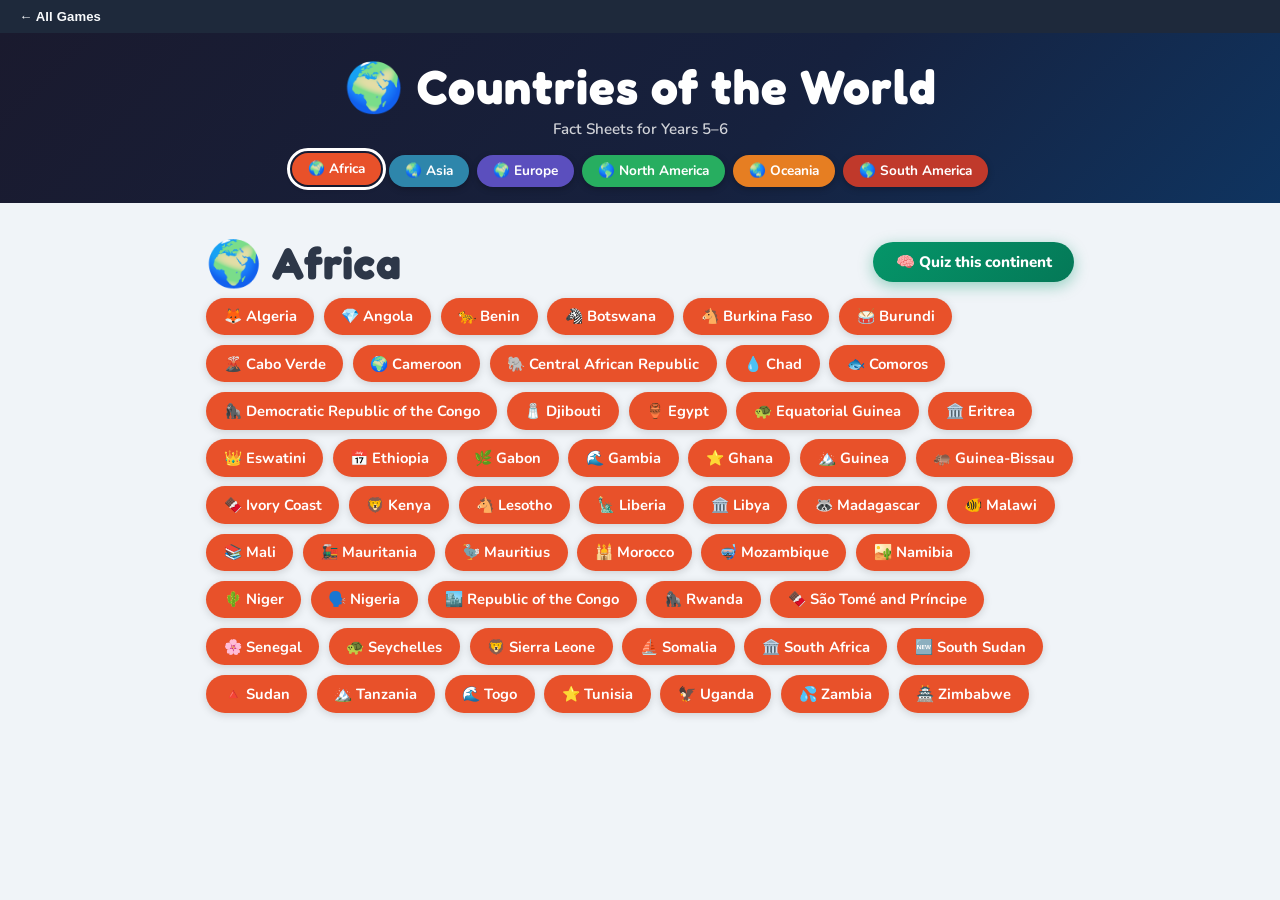
<file: continent.html>
<!DOCTYPE html>
<html lang="en">
<head>
  <meta charset="UTF-8">
  <meta name="viewport" content="width=device-width, initial-scale=1.0">
  <title>Countries of the World – Continent</title>
  <link rel="stylesheet" href="css/styles.css">
  <script src="data/countries.js"></script>
  <script src="js/app.js"></script>
</head>
<body>

<!-- Back-to-hub banner -->
<a href="https://mrssteynsgames.netlify.app" style="
  display:flex;align-items:center;gap:0.5rem;
  background:#1e293b;color:#f8fafc;
  font-family:-apple-system,BlinkMacSystemFont,'Segoe UI',sans-serif;
  font-size:0.82rem;font-weight:600;
  padding:0.55rem 1.2rem;
  text-decoration:none;letter-spacing:0.01em;
">← All Games</a>

<header class="site-header" id="site-header"></header>

<main class="main-content">
  <div style="display:flex;align-items:center;justify-content:space-between;flex-wrap:wrap;gap:0.75rem;margin-bottom:0.5rem">
    <h2 class="page-title" id="page-title" style="margin:0"></h2>
    <a id="quiz-link" href="quiz.html" class="random-btn"
       style="margin:0;background:linear-gradient(135deg,#059669,#047857);box-shadow:0 4px 15px rgba(5,150,105,0.4);text-decoration:none;display:inline-flex;align-items:center;padding:0.65rem 1.4rem;font-size:0.95rem">
      🧠 Quiz this continent
    </a>
  </div>
  <div class="country-grid" id="country-grid"></div>
</main>

<script>
  const continent = getQueryParam('c') || 'Africa';
  const cfg = CONTINENT_CONFIG[continent] || { color: '#718096', emoji: '🌍' };

  document.title = `Countries of the World – ${continent}`;

  buildHeader(continent);

  document.getElementById('page-title').textContent = `${cfg.emoji} ${continent}`;
  document.getElementById('quiz-link').href = `quiz.html?c=${encodeURIComponent(continent)}`;

  const countries = getCountriesByContinent(continent);
  const grid = document.getElementById('country-grid');

  countries.forEach((country, idx) => {
    const a = document.createElement('a');
    a.className = 'country-btn';
    a.style.background = cfg.color;
    a.href = `country.html?c=${encodeURIComponent(continent)}&i=${idx}`;
    a.textContent = `${country.emoji} ${country.name}`;
    grid.appendChild(a);
  });
</script>
</body>
</html>
</file>
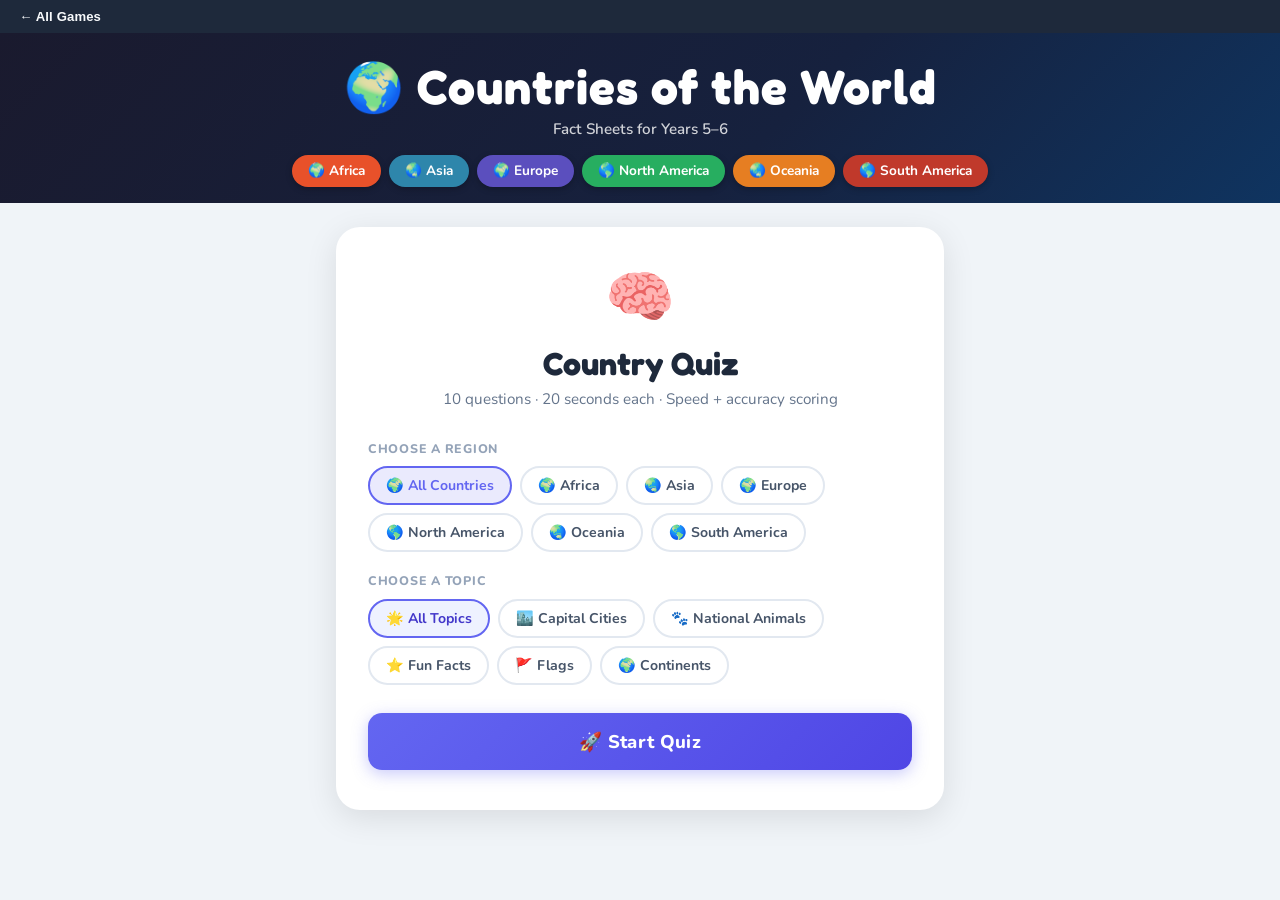
<file: quiz.html>
<!DOCTYPE html>
<html lang="en">
<head>
  <meta charset="UTF-8">
  <meta name="viewport" content="width=device-width, initial-scale=1.0">
  <title>Country Quiz – Countries of the World</title>
  <link rel="stylesheet" href="css/styles.css">
  <link rel="stylesheet" href="css/quiz.css">
  <script src="data/countries.js"></script>
  <script src="data/flag-groups.js"></script>
  <script src="js/app.js"></script>
</head>
<body>

<!-- Back-to-hub banner -->
<a href="https://mrssteynsgames.netlify.app" style="
  display:flex;align-items:center;gap:0.5rem;
  background:#1e293b;color:#f8fafc;
  font-family:-apple-system,BlinkMacSystemFont,'Segoe UI',sans-serif;
  font-size:0.82rem;font-weight:600;
  padding:0.55rem 1.2rem;
  text-decoration:none;letter-spacing:0.01em;
">← All Games</a>

<!-- Site header (continent nav) -->
<header class="site-header" id="site-header"></header>

<!-- Quiz app -->
<div id="quiz-app"></div>

<script src="js/quiz.js"></script>
<script>
  buildHeader(null);
  initQuiz();
</script>
</body>
</html>
</file>
<file: css/styles.css>
@import url('https://fonts.googleapis.com/css2?family=Fredoka+One&family=Nunito:wght@400;600;700;800&display=swap');

*, *::before, *::after { box-sizing: border-box; margin: 0; padding: 0; }

body {
  font-family: 'Nunito', sans-serif;
  background: #F0F4F8;
  color: #2d3748;
  min-height: 100vh;
}

/* ── Header ── */
.site-header {
  background: linear-gradient(135deg, #1a1a2e 0%, #16213e 60%, #0f3460 100%);
  color: white;
  padding: 1.5rem 1rem 1rem;
  text-align: center;
}


.site-header h1 {
  font-family: 'Fredoka One', cursive;
  font-size: clamp(1.8rem, 5vw, 3rem);
  letter-spacing: 1px;
  margin-bottom: 0.2rem;
}

.site-header .subtitle {
  font-size: 0.95rem;
  opacity: 0.8;
  margin-bottom: 1rem;
  font-weight: 600;
}

.continent-pills {
  display: flex;
  flex-wrap: wrap;
  justify-content: center;
  gap: 0.5rem;
  margin-top: 0.75rem;
}

.continent-pill {
  display: inline-block;
  padding: 0.4rem 1rem;
  border-radius: 999px;
  font-family: 'Nunito', sans-serif;
  font-weight: 700;
  font-size: 0.85rem;
  text-decoration: none;
  color: white;
  transition: transform 0.15s, opacity 0.15s, box-shadow 0.15s;
  box-shadow: 0 2px 6px rgba(0,0,0,0.25);
}

.continent-pill:hover {
  transform: translateY(-2px);
  box-shadow: 0 4px 12px rgba(0,0,0,0.35);
}

.continent-pill.active {
  outline: 3px solid white;
  outline-offset: 2px;
  transform: translateY(-2px);
}

/* ── Main content ── */
.main-content {
  max-width: 900px;
  margin: 2rem auto;
  padding: 0 1rem;
}

/* ── Country Card ── */
.country-card {
  background: white;
  border-radius: 20px;
  overflow: hidden;
  box-shadow: 0 8px 32px rgba(0,0,0,0.12);
}

.card-header {
  padding: 1.25rem 1.5rem;
  display: flex;
  align-items: center;
  justify-content: space-between;
  flex-wrap: wrap;
  gap: 0.5rem;
}

.card-header h2 {
  font-family: 'Fredoka One', cursive;
  font-size: clamp(1.6rem, 4vw, 2.4rem);
  color: white;
  text-shadow: 0 1px 4px rgba(0,0,0,0.2);
}

.card-continent-badge {
  background: rgba(255,255,255,0.25);
  color: white;
  padding: 0.3rem 0.9rem;
  border-radius: 999px;
  font-size: 0.8rem;
  font-weight: 800;
  letter-spacing: 0.5px;
  white-space: nowrap;
}

/* ── Visuals row ── */
.card-visuals {
  display: grid;
  grid-template-columns: 1fr 1fr;
  gap: 1.5rem;
  padding: 1.5rem;
  background: #f8fafc;
  border-bottom: 1px solid #e2e8f0;
}

.visual-block {
  display: flex;
  flex-direction: column;
  align-items: center;
  gap: 0.6rem;
}

.visual-label {
  font-size: 0.85rem;
  font-weight: 700;
  color: #718096;
  text-transform: uppercase;
  letter-spacing: 0.5px;
}

.flag-img {
  width: 160px;
  height: 107px;
  object-fit: cover;
  border-radius: 8px;
  box-shadow: 0 2px 10px rgba(0,0,0,0.15);
  border: 1px solid #e2e8f0;
}

.geo-chart-container {
  width: 200px;
  height: 160px;
}

.geo-unavailable {
  width: 200px;
  height: 160px;
  background: #e8e8e8;
  border-radius: 8px;
  display: flex;
  align-items: center;
  justify-content: center;
  font-size: 0.75rem;
  color: #a0aec0;
  text-align: center;
  padding: 1rem;
}

/* ── Facts grid ── */
.card-facts {
  display: grid;
  grid-template-columns: 1fr 1fr;
  gap: 1px;
  background: #e2e8f0;
}

.fact-cell {
  background: white;
  padding: 1rem 1.25rem;
}

.fact-label {
  font-size: 0.72rem;
  font-weight: 800;
  text-transform: uppercase;
  letter-spacing: 0.5px;
  color: #a0aec0;
  margin-bottom: 0.3rem;
}

.fact-value {
  font-size: 1rem;
  font-weight: 700;
  color: #2d3748;
}

/* ── Fun fact banner ── */
.fun-fact-banner {
  padding: 1.25rem 1.5rem;
  font-size: 0.98rem;
  font-weight: 600;
  line-height: 1.6;
  border-top: 1px solid #e2e8f0;
}

.fun-fact-banner strong {
  font-weight: 800;
}

/* ── Landing page ── */
.random-btn {
  display: block;
  margin: 1.5rem auto 0;
  padding: 0.9rem 2.5rem;
  background: linear-gradient(135deg, #667eea, #764ba2);
  color: white;
  border: none;
  border-radius: 999px;
  font-family: 'Nunito', sans-serif;
  font-size: 1.1rem;
  font-weight: 800;
  cursor: pointer;
  box-shadow: 0 4px 15px rgba(102,126,234,0.4);
  transition: transform 0.15s, box-shadow 0.15s;
}

.random-btn:hover {
  transform: translateY(-2px);
  box-shadow: 0 6px 20px rgba(102,126,234,0.5);
}

.browse-link {
  display: block;
  text-align: center;
  margin-top: 1rem;
  color: #718096;
  font-size: 0.9rem;
  text-decoration: none;
  font-weight: 600;
}

.browse-link:hover { color: #4a5568; text-decoration: underline; }

/* ── Continent page ── */
.page-title {
  font-family: 'Fredoka One', cursive;
  font-size: clamp(1.8rem, 5vw, 2.8rem);
  margin-bottom: 1.5rem;
  color: #2d3748;
}

.country-grid {
  display: flex;
  flex-wrap: wrap;
  gap: 0.6rem;
}

.country-btn {
  padding: 0.55rem 1.1rem;
  border-radius: 999px;
  border: none;
  font-family: 'Nunito', sans-serif;
  font-size: 0.92rem;
  font-weight: 700;
  cursor: pointer;
  color: white;
  text-decoration: none;
  display: inline-block;
  transition: transform 0.15s, box-shadow 0.15s, opacity 0.15s;
  box-shadow: 0 2px 8px rgba(0,0,0,0.15);
}

.country-btn:hover {
  transform: translateY(-2px);
  box-shadow: 0 4px 14px rgba(0,0,0,0.22);
  opacity: 0.92;
}

/* ── Country page navigation ── */
.back-link {
  display: inline-block;
  margin-bottom: 1rem;
  color: #718096;
  text-decoration: none;
  font-weight: 700;
  font-size: 0.9rem;
  transition: color 0.15s;
}

.back-link:hover { color: #4a5568; }

.nav-arrows {
  display: flex;
  justify-content: space-between;
  align-items: center;
  margin-top: 1.5rem;
  gap: 1rem;
}

.nav-btn {
  display: flex;
  align-items: center;
  gap: 0.5rem;
  padding: 0.65rem 1.25rem;
  border-radius: 999px;
  border: 2px solid #e2e8f0;
  background: white;
  cursor: pointer;
  font-family: 'Nunito', sans-serif;
  font-size: 0.88rem;
  font-weight: 700;
  color: #4a5568;
  text-decoration: none;
  transition: border-color 0.15s, background 0.15s, color 0.15s;
  max-width: 48%;
}

.nav-btn:hover {
  border-color: #a0aec0;
  background: #f7fafc;
}

.nav-btn .arrow { font-size: 1.1rem; }
.nav-btn .nav-name {
  overflow: hidden;
  text-overflow: ellipsis;
  white-space: nowrap;
}

/* ── Responsive ── */
@media (max-width: 600px) {
  .card-visuals { grid-template-columns: 1fr; }
  .card-facts { grid-template-columns: 1fr; }
  .nav-arrows { flex-direction: column; }
  .nav-btn { max-width: 100%; width: 100%; justify-content: center; }
}
</file>
<file: css/quiz.css>
/* ── Quiz layout ── */
.quiz-wrap {
  max-width: 640px;
  margin: 1.5rem auto 3rem;
  padding: 0 1rem;
}

/* ── Setup & Ready cards ── */
.quiz-setup-card {
  background: white;
  border-radius: 24px;
  box-shadow: 0 8px 32px rgba(0,0,0,0.10);
  padding: 2rem 2rem 2.5rem;
  text-align: center;
}

.quiz-setup-icon { font-size: 3.5rem; margin-bottom: 0.5rem; }

.quiz-setup-title {
  font-family: 'Fredoka One', cursive;
  font-size: 2rem;
  color: #1e293b;
  margin-bottom: 0.3rem;
}

.quiz-setup-sub {
  color: #64748b;
  font-size: 0.95rem;
  line-height: 1.6;
  margin-bottom: 1.75rem;
}

.quiz-section-label {
  font-size: 0.78rem;
  font-weight: 800;
  text-transform: uppercase;
  letter-spacing: 0.06em;
  color: #94a3b8;
  text-align: left;
  margin-bottom: 0.6rem;
  margin-top: 1.25rem;
}

.quiz-choice-group {
  display: flex;
  flex-wrap: wrap;
  gap: 0.5rem;
  margin-bottom: 0.5rem;
}

.quiz-choice-btn {
  padding: 0.5rem 1rem;
  border-radius: 999px;
  border: 2px solid #e2e8f0;
  background: white;
  font-family: 'Nunito', sans-serif;
  font-size: 0.88rem;
  font-weight: 700;
  color: #475569;
  cursor: pointer;
  transition: border-color 0.15s, background 0.15s, color 0.15s, transform 0.1s;
}
.quiz-choice-btn:hover { border-color: #a0aec0; background: #f7fafc; transform: translateY(-1px); }
.quiz-choice-btn.selected {
  border-color: #6366f1;
  background: #eef2ff;
  color: #4338ca;
}

.quiz-chips {
  display: flex;
  flex-wrap: wrap;
  gap: 0.5rem;
  justify-content: center;
  margin: 1.25rem 0;
}

.quiz-chip {
  display: inline-block;
  padding: 0.35rem 0.9rem;
  border-radius: 999px;
  border: 2px solid #e2e8f0;
  background: #f8fafc;
  font-size: 0.85rem;
  font-weight: 700;
  color: #475569;
}

/* ── Buttons ── */
.quiz-start-btn {
  display: block;
  width: 100%;
  padding: 1rem;
  margin-top: 1.75rem;
  background: linear-gradient(135deg, #6366f1, #4f46e5);
  color: white;
  border: none;
  border-radius: 14px;
  font-family: 'Nunito', sans-serif;
  font-size: 1.15rem;
  font-weight: 800;
  cursor: pointer;
  box-shadow: 0 4px 16px rgba(99,102,241,0.35);
  transition: transform 0.15s, box-shadow 0.15s;
  letter-spacing: 0.02em;
}
.quiz-start-btn:hover { transform: translateY(-2px); box-shadow: 0 6px 20px rgba(99,102,241,0.45); }

.quiz-back-btn {
  display: block;
  width: 100%;
  padding: 0.75rem;
  margin-top: 0.75rem;
  background: #f1f5f9;
  color: #475569;
  border: 2px solid #e2e8f0;
  border-radius: 12px;
  font-family: 'Nunito', sans-serif;
  font-size: 0.95rem;
  font-weight: 700;
  cursor: pointer;
  transition: background 0.15s;
}
.quiz-back-btn:hover { background: #e2e8f0; }

/* ── Question screen ── */
.quiz-top-bar {
  display: flex;
  justify-content: space-between;
  align-items: center;
  margin-bottom: 0.75rem;
  flex-wrap: wrap;
  gap: 0.5rem;
}

.quiz-top-bar .quiz-back-btn {
  width: auto;
  display: inline-block;
  margin: 0;
  padding: 0.4rem 0.85rem;
  font-size: 0.85rem;
}

.quiz-qcount {
  font-weight: 800;
  font-size: 0.95rem;
  color: #1e293b;
}

.quiz-elapsed {
  font-size: 0.88rem;
  font-weight: 700;
  color: #64748b;
  font-variant-numeric: tabular-nums;
}

/* Progress bar (questions done) */
.quiz-progress-track {
  height: 6px;
  background: #e2e8f0;
  border-radius: 99px;
  overflow: hidden;
  margin-bottom: 0.6rem;
}
.quiz-progress-fill {
  height: 100%;
  border-radius: 99px;
  transition: width 0.4s;
}

/* Timer bar */
.quiz-timer-track {
  height: 10px;
  background: #e2e8f0;
  border-radius: 99px;
  overflow: hidden;
  margin-bottom: 0.3rem;
}
.quiz-timer-fill {
  height: 100%;
  border-radius: 99px;
  transition: width 0.25s linear;
}

.quiz-timer-row {
  display: flex;
  justify-content: flex-end;
  align-items: center;
  gap: 0.4rem;
  margin-bottom: 0.75rem;
}
.quiz-timer-label { font-size: 0.8rem; color: #94a3b8; font-weight: 600; }
.quiz-timer-num   { font-size: 0.95rem; font-weight: 800; color: #1e293b; font-variant-numeric: tabular-nums; }

/* Question card */
.quiz-card {
  background: white;
  border-radius: 20px;
  box-shadow: 0 4px 24px rgba(0,0,0,0.09);
  padding: 1.75rem 1.5rem;
  display: flex;
  flex-direction: column;
  align-items: center;
  gap: 1.25rem;
}

.quiz-q-text {
  font-size: 1.15rem;
  font-weight: 700;
  color: #1e293b;
  text-align: center;
  line-height: 1.5;
}

.quiz-fact-callout {
  background: #fefce8;
  border-left: 4px solid #fbbf24;
  border-radius: 8px;
  padding: 0.9rem 1rem;
  font-size: 0.92rem;
  font-style: italic;
  color: #78350f;
  line-height: 1.6;
  width: 100%;
  text-align: left;
}

.quiz-flag-display {
  width: 200px;
  height: 133px;
  object-fit: cover;
  border-radius: 10px;
  box-shadow: 0 2px 12px rgba(0,0,0,0.15);
  border: 1px solid #e2e8f0;
}

/* Text option buttons */
.quiz-text-opts {
  display: flex;
  flex-direction: column;
  gap: 0.6rem;
  width: 100%;
}

.quiz-text-opt {
  display: flex;
  align-items: center;
  gap: 0.9rem;
  padding: 0.8rem 1rem;
  border-radius: 12px;
  border: 2px solid #e2e8f0;
  background: #f8fafc;
  font-family: 'Nunito', sans-serif;
  font-size: 0.98rem;
  font-weight: 600;
  color: #1e293b;
  cursor: pointer;
  text-align: left;
  transition: border-color 0.12s, background 0.12s, transform 0.1s;
  width: 100%;
}
.quiz-text-opt:hover:not(:disabled) {
  border-color: #6366f1;
  background: #eef2ff;
  transform: translateX(3px);
}
.quiz-text-opt:disabled { cursor: default; }

.opt-label {
  display: inline-flex;
  align-items: center;
  justify-content: center;
  width: 28px;
  height: 28px;
  border-radius: 50%;
  background: #e2e8f0;
  color: #475569;
  font-size: 0.8rem;
  font-weight: 800;
  flex-shrink: 0;
}

/* Flag select options (2×2 grid) */
.quiz-flag-opts {
  display: grid;
  grid-template-columns: 1fr 1fr;
  gap: 0.75rem;
  width: 100%;
}

.quiz-flag-opt {
  display: flex;
  flex-direction: column;
  align-items: center;
  gap: 0.4rem;
  padding: 0.6rem;
  border-radius: 12px;
  border: 3px solid #e2e8f0;
  background: #f8fafc;
  cursor: pointer;
  transition: border-color 0.12s, background 0.12s, transform 0.1s;
  font-family: 'Nunito', sans-serif;
  font-weight: 800;
  font-size: 0.85rem;
  color: #475569;
}
.quiz-flag-opt:hover {
  border-color: #6366f1;
  background: #eef2ff;
  transform: scale(1.02);
}
.quiz-flag-opt img {
  width: 100%;
  max-width: 160px;
  height: 90px;
  object-fit: cover;
  border-radius: 6px;
  border: 1px solid #e2e8f0;
}

/* Answer state colours */
.quiz-text-opt.quiz-opt-correct,
.quiz-flag-opt.quiz-opt-correct {
  border-color: #16a34a !important;
  background: #dcfce7 !important;
  color: #15803d;
}
.quiz-text-opt.quiz-opt-wrong,
.quiz-flag-opt.quiz-opt-wrong {
  border-color: #dc2626 !important;
  background: #fee2e2 !important;
  color: #b91c1c;
}
.quiz-text-opt.quiz-opt-correct .opt-label { background: #16a34a; color: white; }
.quiz-text-opt.quiz-opt-wrong  .opt-label { background: #dc2626; color: white; }

/* Feedback badge */
.quiz-feedback-badge {
  padding: 0.6rem 1.25rem;
  border-radius: 999px;
  font-weight: 800;
  font-size: 1rem;
  animation: popIn 0.2s ease-out;
}
.badge-correct { background: #dcfce7; color: #15803d; border: 2px solid #16a34a; }
.badge-wrong   { background: #fee2e2; color: #b91c1c; border: 2px solid #dc2626; }

@keyframes popIn {
  from { transform: scale(0.8); opacity: 0; }
  to   { transform: scale(1);   opacity: 1; }
}

/* ── Results screen ── */
.quiz-results-header {
  text-align: center;
  margin-bottom: 1.25rem;
}
.quiz-results-trophy { font-size: 4rem; line-height: 1.2; }

.quiz-stat-cards {
  display: flex;
  flex-wrap: wrap;
  gap: 0.75rem;
  justify-content: center;
  margin-bottom: 1.5rem;
}

.quiz-stat-card {
  background: white;
  border-radius: 16px;
  box-shadow: 0 2px 12px rgba(0,0,0,0.08);
  padding: 1rem 1.4rem;
  min-width: 110px;
  text-align: center;
}
.stat-value {
  font-family: 'Fredoka One', cursive;
  font-size: 1.8rem;
  line-height: 1.1;
}
.stat-max { font-size: 1rem; color: #94a3b8; }
.stat-label {
  font-size: 0.75rem;
  font-weight: 700;
  text-transform: uppercase;
  letter-spacing: 0.06em;
  color: #94a3b8;
  margin-top: 0.25rem;
}

.quiz-results-table-wrap {
  background: white;
  border-radius: 16px;
  box-shadow: 0 4px 24px rgba(0,0,0,0.08);
  overflow: hidden;
  margin-bottom: 1.5rem;
  overflow-x: auto;
}

.quiz-results-table {
  width: 100%;
  border-collapse: collapse;
  font-size: 0.9rem;
}
.quiz-results-table thead tr {
  background: #f8fafc;
  border-bottom: 2px solid #e2e8f0;
}
.quiz-results-table th {
  padding: 0.7rem 0.9rem;
  text-align: left;
  font-weight: 700;
  color: #64748b;
  white-space: nowrap;
  font-size: 0.8rem;
  text-transform: uppercase;
  letter-spacing: 0.04em;
}
.quiz-results-table td {
  padding: 0.65rem 0.9rem;
  border-bottom: 1px solid #f1f5f9;
  color: #1e293b;
}
.result-badge {
  padding: 0.2rem 0.6rem;
  border-radius: 6px;
  font-size: 0.8rem;
  font-weight: 700;
  white-space: nowrap;
}
.pts-positive { font-weight: 800; color: #6366f1; }
.pts-zero     { color: #94a3b8; }

.quiz-results-btns {
  display: flex;
  flex-direction: column;
  gap: 0.5rem;
}

/* ── Responsive ── */
@media (max-width: 480px) {
  .quiz-setup-card { padding: 1.5rem 1.25rem 2rem; }
  .quiz-flag-opts  { grid-template-columns: 1fr 1fr; }
  .quiz-flag-opt img { height: 70px; }
  .quiz-stat-cards { gap: 0.5rem; }
  .quiz-stat-card  { min-width: 90px; padding: 0.75rem 1rem; }
}
</file>
